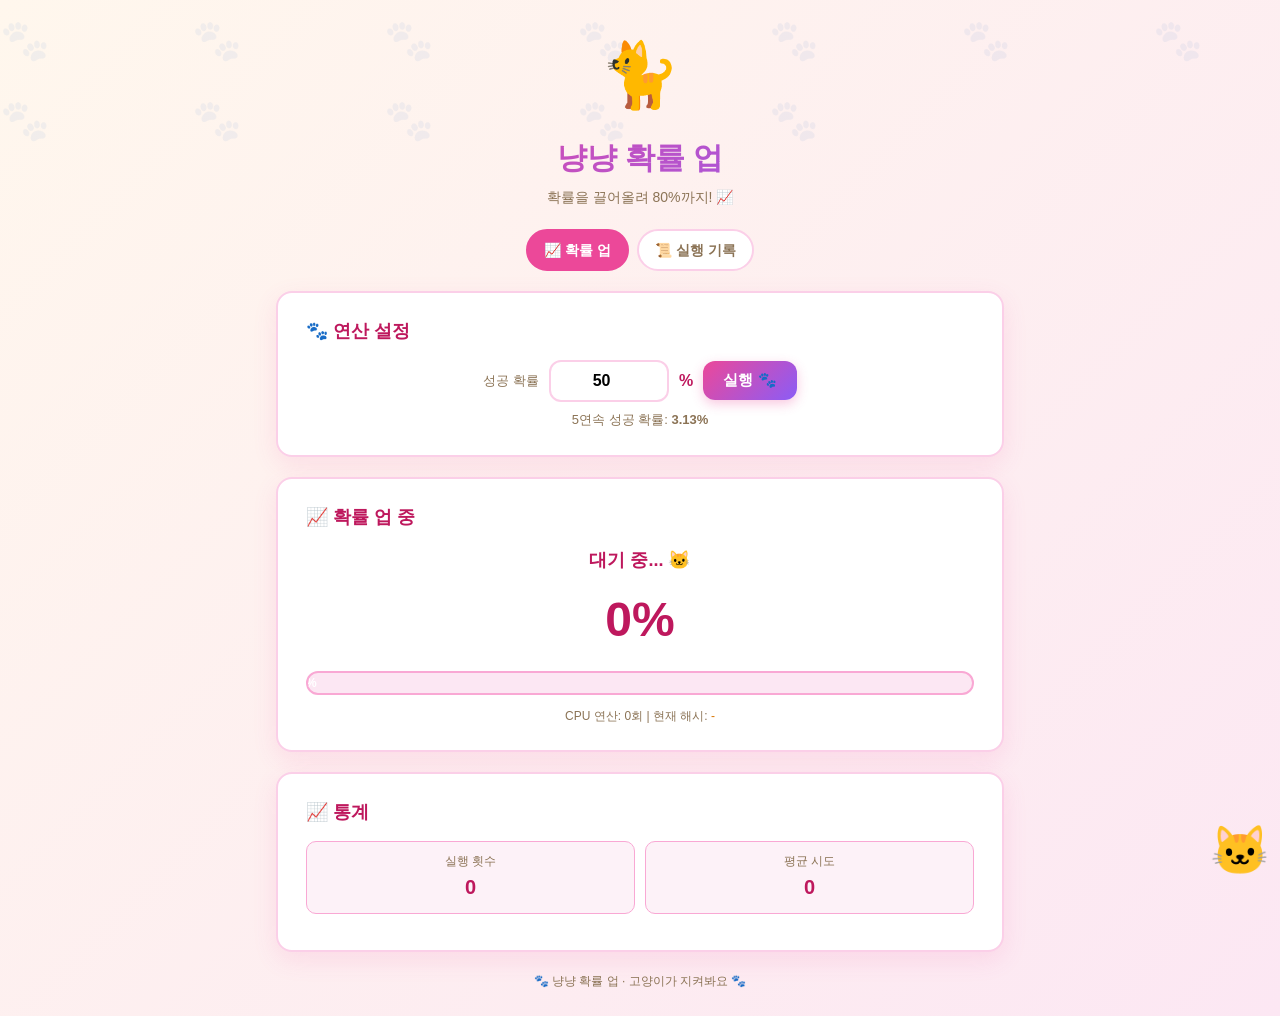
<file: index.html>
<!DOCTYPE html>
<html lang="ko">
<head>
  <meta charset="UTF-8" />
  <meta name="viewport" content="width=device-width, initial-scale=1.0" />
  <title>냥냥 확률 업</title>
  <link rel="stylesheet" href="styles.css" />
</head>
<body>
  <div class="cat-float">🐱</div>
  <div class="container">
    <header class="app-header">
      <span class="cat">🐈</span>
      <h1>냥냥 확률 업</h1>
      <p>확률을 끌어올려 80%까지! 📈</p>
    </header>

    <nav class="nav">
      <a href="index.html" class="active">📈 확률 업</a>
      <a href="history.html">📜 실행 기록</a>
    </nav>

    <div class="card">
      <h2>🐾 연산 설정</h2>
      <div class="inline-form">
        <span style="color:#8b7355; font-size:13px;">성공 확률</span>
        <input type="number" id="probInput" min="1" max="99" value="50" />
        <span style="font-weight:700; color:#be185d;">%</span>
        <button class="btn primary" id="runBtn">실행 🐾</button>
      </div>
      <div class="info">
        5연속 성공 확률: <strong id="fiveProb">3.1%</strong>
      </div>
    </div>

    <div class="card">
      <h2>📈 확률 업 중</h2>
      <div class="status" id="statusText">대기 중... 🐱</div>

      <div class="big-prob" id="bigProb">0%</div>
      <div class="prob-bar"><div class="fill" id="probFill" style="width:0%">0%</div></div>

      <div class="cpu-mini">
        CPU 연산: <span id="nonceVal">0</span>회 | 현재 해시: <span id="hashVal" class="hash">-</span>
      </div>

      <div id="resultArea"></div>
    </div>

    <div class="card">
      <h2>📈 통계</h2>
      <div class="stats">
        <div class="stat"><div class="label">실행 횟수</div><div class="value" id="statRuns">0</div></div>
        <div class="stat"><div class="label">평균 시도</div><div class="value" id="statTries">0</div></div>
      </div>
    </div>

    <footer class="footer">🐾 냥냥 확률 업 · 고양이가 지켜봐요 🐾</footer>
  </div>

  <script src="app.js"></script>
</body>
</html>
</file>
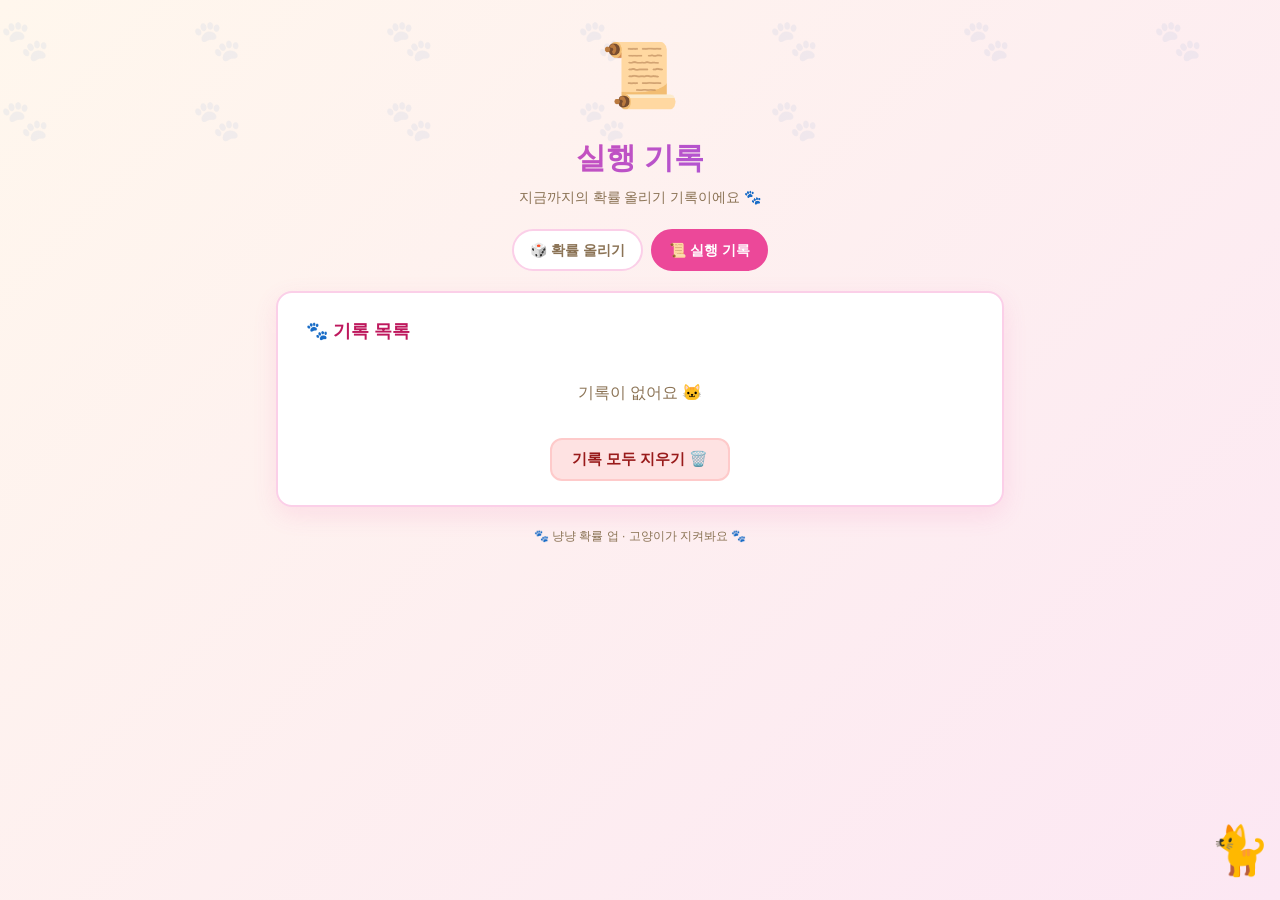
<file: history.html>
<!DOCTYPE html>
<html lang="ko">
<head>
  <meta charset="UTF-8" />
  <meta name="viewport" content="width=device-width, initial-scale=1.0" />
  <title>냥냥 확률 업 기록</title>
  <link rel="stylesheet" href="styles.css" />
</head>
<body>
  <div class="cat-float">🐈</div>
  <div class="container">
    <header class="app-header">
      <span class="cat">📜</span>
      <h1>실행 기록</h1>
      <p>지금까지의 확률 올리기 기록이에요 🐾</p>
    </header>

    <nav class="nav">
      <a href="index.html">🎲 확률 올리기</a>
      <a href="history.html" class="active">📜 실행 기록</a>
    </nav>

    <div class="card">
      <h2>🐾 기록 목록</h2>
      <div id="historyList"></div>
      <div style="text-align:center; margin-top:12px;">
        <button class="btn danger" id="clearBtn">기록 모두 지우기 🗑️</button>
      </div>
    </div>

    <footer class="footer">🐾 냥냥 확률 업 · 고양이가 지켜봐요 🐾</footer>
  </div>

  <script src="app.js"></script>
</body>
</html>
</file>
<file: styles.css>
:root {
  --bg: #fff7ed;
  --bg2: #fce7f3;
  --card: #ffffff;
  --text: #3b2f2f;
  --muted: #8b7355;
  --primary: #ec4899;
  --primary-dark: #db2777;
  --purple: #8b5cf6;
  --green: #22c55e;
  --red: #ef4444;
  --border: #fbcfe8;
  --shadow: 0 8px 24px rgba(236,72,153,0.12);
  --radius: 16px;
}

* { box-sizing: border-box; }
html, body { margin: 0; padding: 0; }
body {
  font-family: 'Malgun Gothic', 'Segoe UI', sans-serif;
  background: linear-gradient(135deg, var(--bg), var(--bg2));
  color: var(--text);
  min-height: 100vh;
  line-height: 1.6;
  overflow-x: hidden;
}

/* floating paw prints background */
body::before {
  content: "🐾  🐾  🐾  🐾  🐾  🐾  🐾  🐾  🐾  🐾  🐾  🐾";
  position: fixed;
  top: 0; left: 0; right: 0; bottom: 0;
  font-size: 40px;
  opacity: 0.06;
  letter-spacing: 40px;
  line-height: 80px;
  pointer-events: none;
  z-index: 0;
  white-space: pre-wrap;
  word-break: break-all;
}

.container { max-width: 760px; margin: 0 auto; padding: 24px 16px; position: relative; z-index: 1; }

.app-header {
  text-align: center;
  margin-bottom: 20px;
}
.app-header .cat {
  font-size: 64px;
  display: block;
  animation: wiggle 2s ease-in-out infinite;
}
@keyframes wiggle { 0%,100% { transform: rotate(-6deg);} 50% { transform: rotate(6deg);} }
.app-header h1 {
  margin: 8px 0 4px;
  font-size: 30px;
  background: linear-gradient(135deg, #ec4899, #8b5cf6);
  -webkit-background-clip: text;
  background-clip: text;
  color: transparent;
  font-weight: 800;
}
.app-header p { margin: 0; color: var(--muted); font-size: 14px; }

.card {
  background: var(--card);
  border-radius: var(--radius);
  padding: 24px 28px;
  box-shadow: var(--shadow);
  margin-bottom: 20px;
  border: 2px solid var(--border);
}
.card h2 { margin: 0 0 14px; font-size: 18px; color: #be185d; }

.nav {
  display: flex;
  gap: 8px;
  justify-content: center;
  margin-bottom: 20px;
}
.nav a {
  padding: 8px 16px;
  border-radius: 999px;
  text-decoration: none;
  font-weight: 600;
  font-size: 14px;
  color: var(--muted);
  background: var(--card);
  border: 2px solid var(--border);
  transition: all 0.15s;
}
.nav a.active { background: var(--primary); color: #fff; border-color: var(--primary); }
.nav a:hover:not(.active) { color: var(--primary); border-color: var(--primary); }

.inline-form { display: flex; gap: 10px; flex-wrap: wrap; align-items: center; justify-content: center; }
.inline-form input {
  padding: 10px 14px;
  border: 2px solid var(--border);
  border-radius: 12px;
  font-size: 16px;
  font-family: inherit;
  width: 120px;
  text-align: center;
  font-weight: 700;
}
.inline-form input:focus { outline: none; border-color: var(--primary); box-shadow: 0 0 0 3px rgba(236,72,153,0.15); }
.btn {
  padding: 10px 20px;
  border: none;
  border-radius: 12px;
  cursor: pointer;
  font-size: 15px;
  font-weight: 700;
  transition: transform 0.1s, background 0.15s;
  font-family: inherit;
}
.btn.primary { background: linear-gradient(135deg, #ec4899, #8b5cf6); color: #fff; box-shadow: 0 4px 12px rgba(236,72,153,0.3); }
.btn.primary:hover { transform: translateY(-2px); }
.btn.primary:disabled { opacity: 0.6; cursor: not-allowed; transform: none; }
.btn.ghost { background: transparent; color: var(--muted); border: 2px solid var(--border); }
.btn.danger { background: #fee2e2; color: #991b1b; border: 2px solid #fecaca; }

.info { text-align: center; color: var(--muted); font-size: 13px; margin-top: 8px; }

/* sequence blocks */
.seq-wrap {
  display: flex;
  flex-wrap: wrap;
  gap: 8px;
  justify-content: center;
  min-height: 60px;
  padding: 12px;
  background: #fdf2f8;
  border-radius: 12px;
  margin: 16px 0;
  border: 2px dashed #f9a8d4;
}
.block {
  width: 40px;
  height: 40px;
  border-radius: 10px;
  display: flex;
  align-items: center;
  justify-content: center;
  font-size: 20px;
  font-weight: 700;
  color: #fff;
  box-shadow: 0 2px 6px rgba(0,0,0,0.15);
  animation: pop 0.3s ease;
}
@keyframes pop { 0% { transform: scale(0);} 100% { transform: scale(1);} }
.block.red { background: linear-gradient(135deg, #ef4444, #dc2626); }
.block.green { background: linear-gradient(135deg, #22c55e, #16a34a); }

.prob-bar {
  height: 24px;
  background: #fce7f3;
  border-radius: 999px;
  overflow: hidden;
  margin: 12px 0;
  border: 2px solid #f9a8d4;
}
.prob-bar .fill {
  height: 100%;
  background: linear-gradient(90deg, #ec4899, #8b5cf6);
  transition: width 0.4s ease;
  display: flex;
  align-items: center;
  justify-content: center;
  color: #fff;
  font-size: 12px;
  font-weight: 700;
}
.status { text-align: center; font-size: 18px; font-weight: 700; margin: 8px 0; color: #be185d; }
.result {
  text-align: center;
  padding: 16px;
  border-radius: 12px;
  margin-top: 12px;
  font-size: 16px;
  font-weight: 700;
}
.result.success { background: #dcfce7; color: #166534; border: 2px solid #86efac; }
.result .cat { font-size: 40px; display: block; margin-bottom: 6px; }

.stats { display: grid; grid-template-columns: repeat(auto-fit, minmax(140px, 1fr)); gap: 10px; margin: 12px 0; }
.stat { background: #fdf2f8; border-radius: 10px; padding: 10px 12px; text-align: center; border: 1px solid #f9a8d4; }
.stat .label { color: var(--muted); font-size: 12px; }
.stat .value { font-size: 20px; font-weight: 700; color: #be185d; }

.history-item {
  background: #fdf2f8;
  border: 1px solid #f9a8d4;
  border-radius: 10px;
  padding: 10px 12px;
  margin-bottom: 8px;
  font-size: 13px;
}
.history-item .head { display: flex; justify-content: space-between; font-weight: 700; color: #be185d; }
.history-item .seq { margin-top: 6px; display: flex; gap: 4px; flex-wrap: wrap; }
.mini { width: 14px; height: 14px; border-radius: 4px; display: inline-block; }
.mini.red { background: #ef4444; }
.mini.green { background: #22c55e; }

.footer { text-align: center; color: var(--muted); font-size: 12px; margin-top: 20px; }

.big-prob {
  text-align: center;
  font-size: 48px;
  font-weight: 800;
  color: #be185d;
  margin: 8px 0;
}
.cpu-mini {
  text-align: center;
  font-size: 12px;
  color: #8b7355;
  margin-top: 8px;
  word-break: break-all;
}
.cpu-mini .hash { color: #d97706; }

.cpu-box {
  background: #1f1f2e;
  color: #e5e7eb;
  border-radius: 12px;
  padding: 14px 16px;
  margin: 12px 0;
  font-family: 'Consolas', 'Malgun Gothic', monospace;
  font-size: 13px;
  border: 2px solid #374151;
}
.cpu-row { display: flex; justify-content: space-between; gap: 12px; padding: 4px 0; border-bottom: 1px solid #374151; }
.cpu-row:last-child { border-bottom: none; }
.cpu-label { color: #9ca3af; }
.cpu-value { color: #22c55e; font-weight: 700; text-align: right; word-break: break-all; }
.cpu-value.hash { color: #fbbf24; font-size: 12px; }

.cat-float {
  position: fixed;
  bottom: 10px;
  right: 10px;
  font-size: 48px;
  animation: float 3s ease-in-out infinite;
  z-index: 2;
  pointer-events: none;
}
@keyframes float { 0%,100% { transform: translateY(0);} 50% { transform: translateY(-10px);} }
</file>
